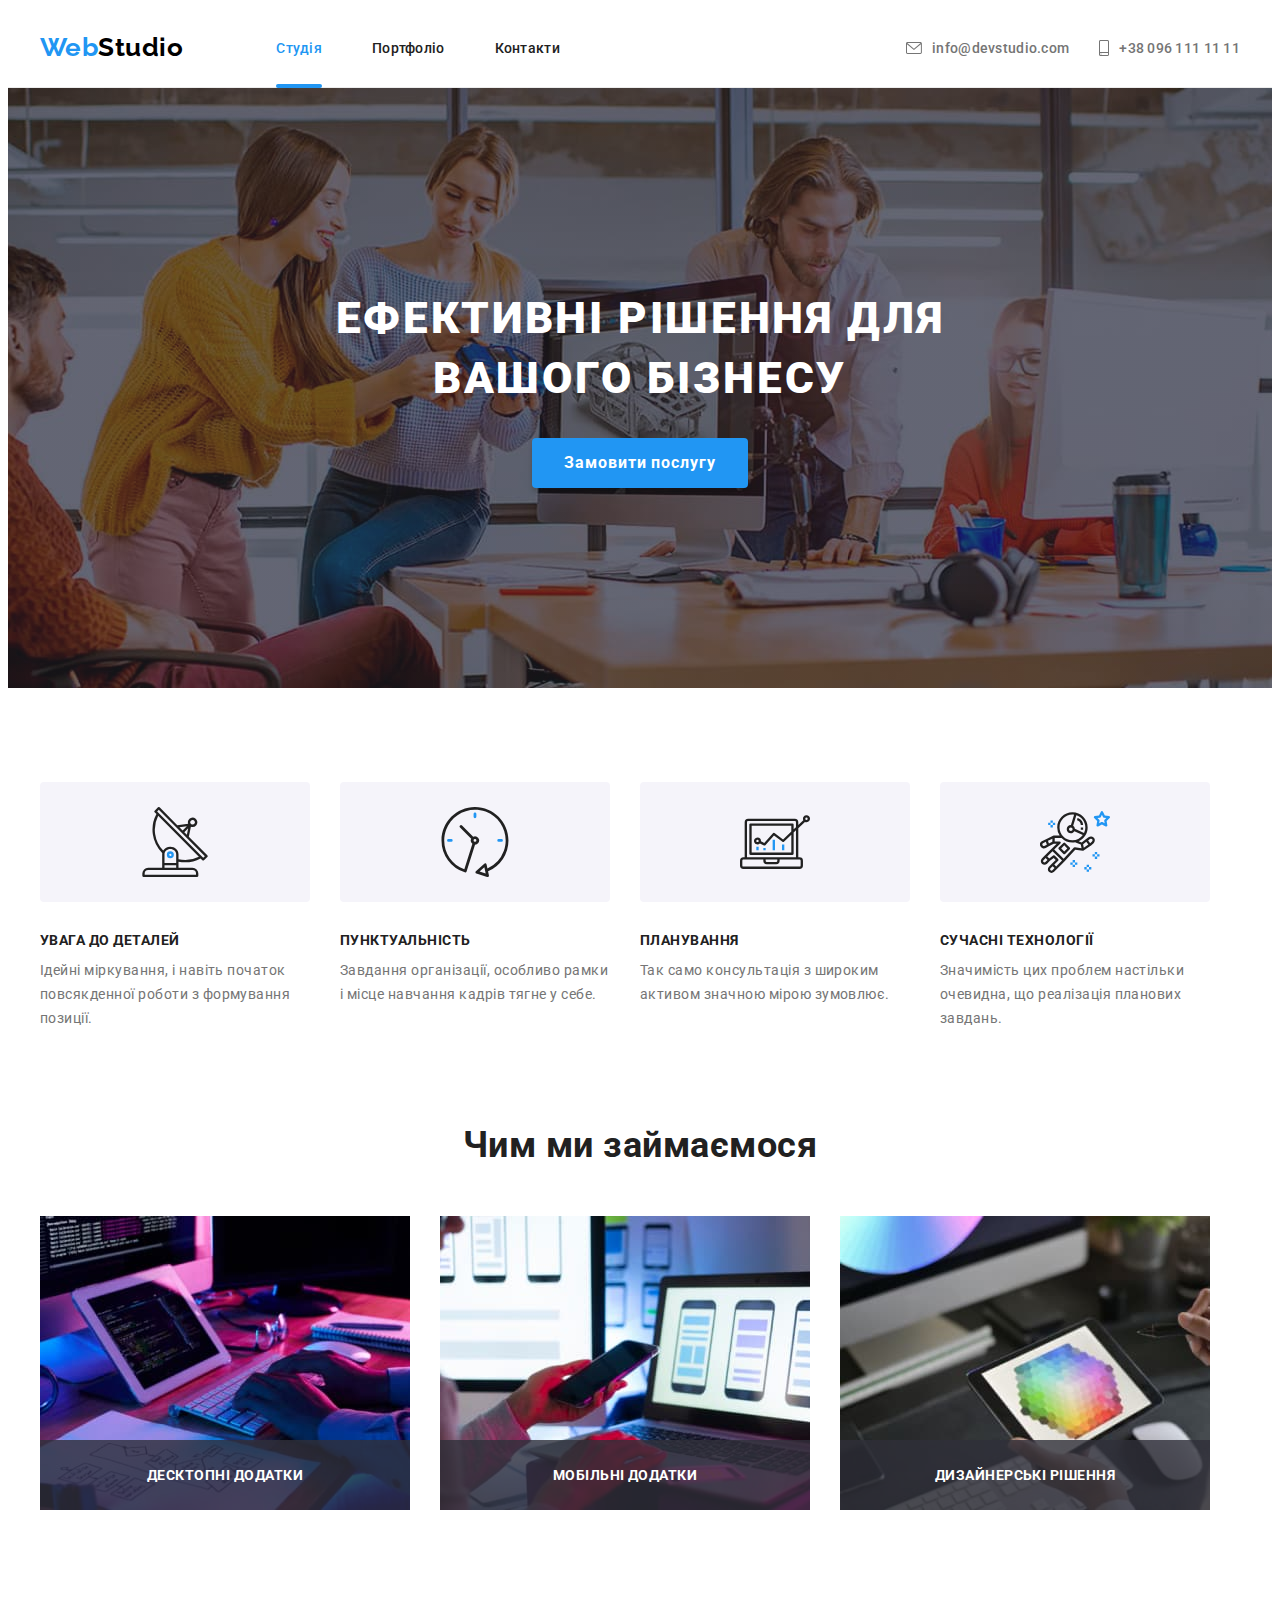
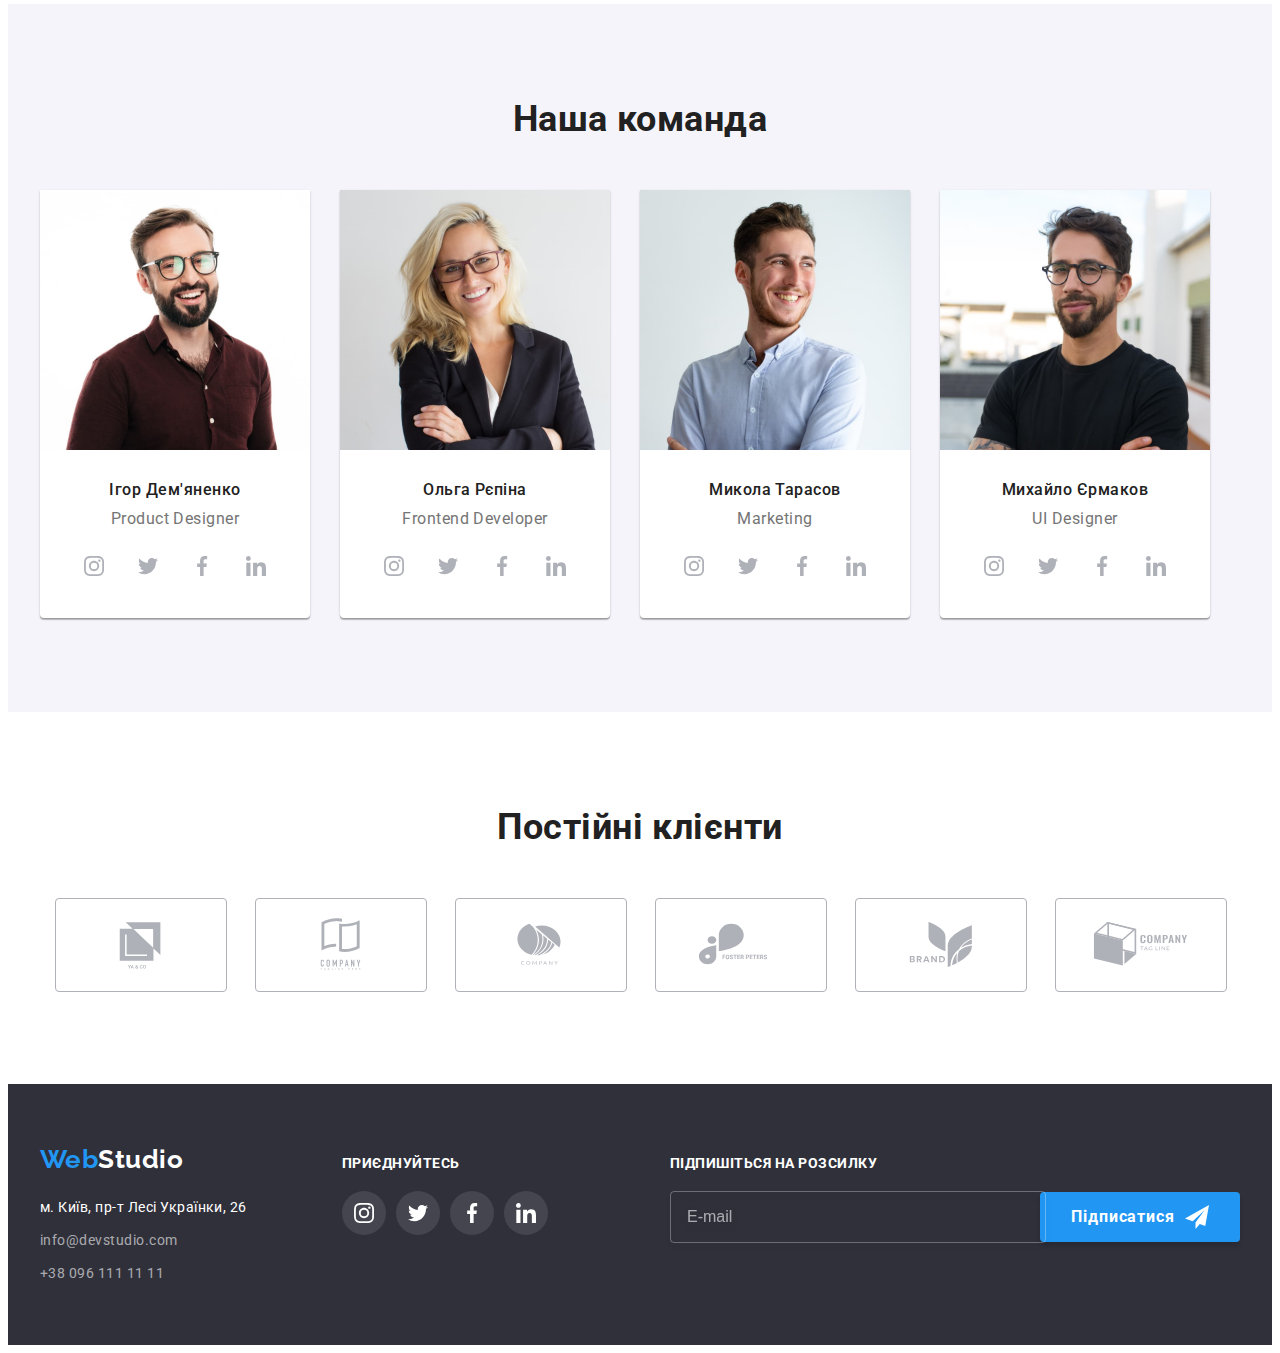
<file: index.html>
<!DOCTYPE html>
<html lang="uk">
  <head>
    <meta charset="UTF-8" />
    <meta http-equiv="X-UA-Compatible" content="IE=edge" />
    <meta name="viewport" content="width=device-width, initial-scale=1.0" />
    <title>Студія</title>

    <link rel="preconnect" href="https://fonts.googleapis.com" />
    <link rel="preconnect" href="https://fonts.gstatic.com" crossorigin />
    <link
      href="https://fonts.googleapis.com/css2?family=Raleway:wght@700&family=Roboto:wght@400;500;700;900&display=swap"
      rel="stylesheet"
    />

    <!-- Modern-normalize -->
    <link
      rel="stylesheet"
      href="https://cdnjs.cloudflare.com/ajax/libs/modern-normalize/1.1.0/modern-normalize.min.css"
      integrity="sha512-wpPYUAdjBVSE4KJnH1VR1HeZfpl1ub8YT/NKx4PuQ5NmX2tKuGu6U/JRp5y+Y8XG2tV+wKQpNHVUX03MfMFn9Q=="
      crossorigin="anonymous"
      referrerpolicy="no-referrer"
    />

    <!-- Custom styles -->
    <link rel="stylesheet" href="./css/styles.css" />
  </head>

  <body>
    <!-- Шапка сайту -->
    <header class="header">
      <div class="container">
        <nav class="site-nav">
          <a href="/" lang="en" class="link logo"><span class="logo-part">Web</span>Studio</a>
          <!-- TODO: замінити посилання ./index.html на дійсне -->
          <ul class="site-nav list">
            <li class="list-item"><a href="./index.html" class="link current">Студія</a></li>
            <li class="list-item"><a href="./portfolio.html" class="link">Портфоліо</a></li>
            <li class="list-item"><a href="./index.html" class="link">Контакти</a></li>
          </ul>
        </nav>
        <ul class="contacts list">
          <li class="list-item">
            <a href="mailto:info@devstudio.com" class="link">
              <svg class="contacts-icon" width="16" height="12">
                <use href="./images/icons.svg#envelope"></use>
              </svg>
              info@devstudio.com
            </a>
          </li>
          <li class="list-item">
            <a href="tel:+380961111111" class="link">
              <svg class="contacts-icon" width="10" height="16">
                <use href="./images/icons.svg#smartphone"></use>
              </svg>
              +38 096 111 11 11
            </a>
          </li>
        </ul>
      </div>
    </header>

    <main>
      <!-- Герой -->
      <section class="hero">
        <div class="container">
          <h1 class="hero-title">Ефективні рішення для вашого бізнесу</h1>
          <button type="button" class="button hero" data-modal-open>Замовити послугу</button>
        </div>
      </section>

      <!-- Секція Особливості -->
      <section class="section features">
        <div class="container">
          <h2 class="section-title visually-hidden">Особливості</h2>
          <ul class="features list">
            <li class="list-item">
              <div class="features-icon">
                <svg class="icon" width="70" height="70">
                  <use href="./images/icons.svg#antenna"></use>
                </svg>
              </div>
              <h3 class="subtitle">Увага до деталей</h3>
              <p class="text">
                Ідейні міркування, і навіть початок повсякденної роботи з формування позиції.
              </p>
            </li>
            <li class="list-item">
              <div class="features-icon">
                <svg class="icon" width="70" height="70">
                  <use href="./images/icons.svg#clock"></use>
                </svg>
              </div>
              <h3 class="subtitle">Пунктуальність</h3>
              <p class="text">
                Завдання організації, особливо рамки і місце навчання кадрів тягне у себе.
              </p>
            </li>
            <li class="list-item">
              <div class="features-icon">
                <svg class="icon" width="70" height="70">
                  <use href="./images/icons.svg#diagram"></use>
                </svg>
              </div>
              <h3 class="subtitle">Планування</h3>
              <p class="text">Так само консультація з широким активом значною мірою зумовлює.</p>
            </li>
            <li class="list-item">
              <div class="features-icon">
                <svg class="icon" width="70" height="70">
                  <use href="./images/icons.svg#astronaut"></use>
                </svg>
              </div>
              <h3 class="subtitle">Сучасні технології</h3>
              <p class="text">
                Значимість цих проблем настільки очевидна, що реалізація планових завдань.
              </p>
            </li>
          </ul>
        </div>
      </section>

      <!-- Секція Чим ми займаємося -->
      <section class="section works">
        <div class="container">
          <h2 class="section-title">Чим ми займаємося</h2>
          <ul class="works list">
            <li class="list-item">
              <img src="./images/we-do-1.jpg" alt="Планшет на столі" width="370" height="294" />
              <div class="overlay">
                <p class="text">Десктопні додатки</p>
              </div>
            </li>
            <li class="list-item">
              <img src="./images/we-do-2.jpg" alt="Ноутбук на столі" width="370" height="294" />
              <div class="overlay">
                <p class="text">Мобільні додатки</p>
              </div>
            </li>
            <li class="list-item">
              <img src="./images/we-do-3.jpg" alt="Планшет у руці" width="370" height="294" />
              <div class="overlay">
                <p class="text">Дизайнерські рішення</p>
              </div>
            </li>
          </ul>
        </div>
      </section>

      <!-- Секція Наша команда -->
      <section class="section team">
        <div class="container">
          <h2 class="section-title">Наша команда</h2>
          <ul class="team list">
            <li class="list-item">
              <img src="./images/team-1.jpg" alt="Ігор Дем'яненко" width="270" height="260" />
              <div class="team-container">
                <h3 class="subtitle">Ігор Дем'яненко</h3>
                <p lang="en" class="text">Product Designer</p>
                <ul class="social-links list">
                  <li class="list-item">
                    <a
                      href="https://www.instagram.com"
                      rel="noopener noreferrer nofollow"
                      lang="en"
                      aria-label="Instagram icon"
                      class="link"
                    >
                      <svg class="social-links-icon" width="20" height="20">
                        <use href="./images/icons.svg#instagram"></use>
                      </svg>
                    </a>
                  </li>
                  <li class="list-item">
                    <a
                      href="https://www.twitter.com"
                      rel="noopener noreferrer nofollow"
                      lang="en"
                      aria-label="Twitter icon"
                      class="link"
                    >
                      <svg class="social-links-icon" width="20" height="20">
                        <use href="./images/icons.svg#twitter"></use>
                      </svg>
                    </a>
                  </li>
                  <li class="list-item">
                    <a
                      href="https://www.facebook.com"
                      rel="noopener noreferrer nofollow"
                      lang="en"
                      aria-label="Facebook icon"
                      class="link"
                    >
                      <svg class="social-links-icon" width="20" height="20">
                        <use href="./images/icons.svg#facebook"></use>
                      </svg>
                    </a>
                  </li>
                  <li class="list-item">
                    <a
                      href="https://www.linkedin.com"
                      rel="noopener noreferrer nofollow"
                      lang="en"
                      aria-label="Linkedin icon"
                      class="link"
                    >
                      <svg class="social-links-icon" width="20" height="20">
                        <use href="./images/icons.svg#linkedin"></use>
                      </svg>
                    </a>
                  </li>
                </ul>
              </div>
            </li>
            <li class="list-item">
              <img src="./images/team-2.jpg" alt="Ольга Рєпіна" width="270" height="260" />
              <div class="team-container">
                <h3 class="subtitle">Ольга Рєпіна</h3>
                <p lang="en" class="text">Frontend Developer</p>
                <ul class="social-links list">
                  <li class="list-item">
                    <a
                      href="https://www.instagram.com"
                      rel="noopener noreferrer nofollow"
                      lang="en"
                      aria-label="Instagram icon"
                      class="link"
                    >
                      <svg class="social-links-icon" width="20" height="20">
                        <use href="./images/icons.svg#instagram"></use>
                      </svg>
                    </a>
                  </li>
                  <li class="list-item">
                    <a
                      href="https://www.twitter.com"
                      rel="noopener noreferrer nofollow"
                      lang="en"
                      aria-label="Twitter icon"
                      class="link"
                    >
                      <svg class="social-links-icon" width="20" height="20">
                        <use href="./images/icons.svg#twitter"></use>
                      </svg>
                    </a>
                  </li>
                  <li class="list-item">
                    <a
                      href="https://www.facebook.com"
                      rel="noopener noreferrer nofollow"
                      lang="en"
                      aria-label="Facebook icon"
                      class="link"
                    >
                      <svg class="social-links-icon" width="20" height="20">
                        <use href="./images/icons.svg#facebook"></use>
                      </svg>
                    </a>
                  </li>
                  <li class="list-item">
                    <a
                      href="https://www.linkedin.com"
                      rel="noopener noreferrer nofollow"
                      lang="en"
                      aria-label="Linkedin icon"
                      class="link"
                    >
                      <svg class="social-links-icon" width="20" height="20">
                        <use href="./images/icons.svg#linkedin"></use>
                      </svg>
                    </a>
                  </li>
                </ul>
              </div>
            </li>
            <li class="list-item">
              <img src="./images/team-3.jpg" alt="Микола Тарасов" width="270" height="260" />
              <div class="team-container">
                <h3 class="subtitle">Микола Тарасов</h3>
                <p lang="en" class="text">Marketing</p>
                <ul class="social-links list">
                  <li class="list-item">
                    <a
                      href="https://www.instagram.com"
                      rel="noopener noreferrer nofollow"
                      lang="en"
                      aria-label="Instagram icon"
                      class="link"
                    >
                      <svg class="social-links-icon" width="20" height="20">
                        <use href="./images/icons.svg#instagram"></use>
                      </svg>
                    </a>
                  </li>
                  <li class="list-item">
                    <a
                      href="https://www.twitter.com"
                      rel="noopener noreferrer nofollow"
                      lang="en"
                      aria-label="Twitter icon"
                      class="link"
                    >
                      <svg class="social-links-icon" width="20" height="20">
                        <use href="./images/icons.svg#twitter"></use>
                      </svg>
                    </a>
                  </li>
                  <li class="list-item">
                    <a
                      href="https://www.facebook.com"
                      rel="noopener noreferrer nofollow"
                      lang="en"
                      aria-label="Facebook icon"
                      class="link"
                    >
                      <svg class="social-links-icon" width="20" height="20">
                        <use href="./images/icons.svg#facebook"></use>
                      </svg>
                    </a>
                  </li>
                  <li class="list-item">
                    <a
                      href="https://www.linkedin.com"
                      rel="noopener noreferrer nofollow"
                      lang="en"
                      aria-label="Linkedin icon"
                      class="link"
                    >
                      <svg class="social-links-icon" width="20" height="20">
                        <use href="./images/icons.svg#linkedin"></use>
                      </svg>
                    </a>
                  </li>
                </ul>
              </div>
            </li>
            <li class="list-item">
              <img src="./images/team-4.jpg" alt="Михайло Єрмаков" width="270" height="260" />
              <div class="team-container">
                <h3 class="subtitle">Михайло Єрмаков</h3>
                <p lang="en" class="text">UI Designer</p>
                <ul class="social-links list">
                  <li class="list-item">
                    <a
                      href="https://www.instagram.com"
                      rel="noopener noreferrer nofollow"
                      lang="en"
                      aria-label="Instagram icon"
                      class="link"
                    >
                      <svg class="social-links-icon" width="20" height="20">
                        <use href="./images/icons.svg#instagram"></use>
                      </svg>
                    </a>
                  </li>
                  <li class="list-item">
                    <a
                      href="https://www.twitter.com"
                      rel="noopener noreferrer nofollow"
                      lang="en"
                      aria-label="Twitter icon"
                      class="link"
                    >
                      <svg class="social-links-icon" width="20" height="20">
                        <use href="./images/icons.svg#twitter"></use>
                      </svg>
                    </a>
                  </li>
                  <li class="list-item">
                    <a
                      href="https://www.facebook.com"
                      rel="noopener noreferrer nofollow"
                      lang="en"
                      aria-label="Facebook icon"
                      class="link"
                    >
                      <svg class="social-links-icon" width="20" height="20">
                        <use href="./images/icons.svg#facebook"></use>
                      </svg>
                    </a>
                  </li>
                  <li class="list-item">
                    <a
                      href="https://www.linkedin.com"
                      rel="noopener noreferrer nofollow"
                      lang="en"
                      aria-label="Linkedin icon"
                      class="link"
                    >
                      <svg class="social-links-icon" width="20" height="20">
                        <use href="./images/icons.svg#linkedin"></use>
                      </svg>
                    </a>
                  </li>
                </ul>
              </div>
            </li>
          </ul>
        </div>
      </section>

      <!-- Секція Постійні клієнти -->
      <section class="section clients">
        <div class="container">
          <h2 class="section-title">Постійні клієнти</h2>
          <ul class="clients list">
            <li class="list-item">
              <a href="./index.html" class="link">
                <svg class="client-icon" width="106" height="60">
                  <use href="./images/icons.svg#logo-client-1"></use>
                </svg>
              </a>
            </li>
            <li class="list-item">
              <a href="./index.html" class="link">
                <svg class="client-icon" width="106" height="60">
                  <use href="./images/icons.svg#logo-client-2"></use>
                </svg>
              </a>
            </li>
            <li class="list-item">
              <a href="./index.html" class="link">
                <svg class="client-icon" width="106" height="60">
                  <use href="./images/icons.svg#logo-client-3"></use>
                </svg>
              </a>
            </li>
            <li class="list-item">
              <a href="./index.html" class="link">
                <svg class="client-icon" width="106" height="60">
                  <use href="./images/icons.svg#logo-client-4"></use>
                </svg>
              </a>
            </li>
            <li class="list-item">
              <a href="./index.html" class="link">
                <svg class="client-icon" width="106" height="60">
                  <use href="./images/icons.svg#logo-client-5"></use>
                </svg>
              </a>
            </li>
            <li class="list-item">
              <a href="./index.html" class="link">
                <svg class="client-icon" width="106" height="60">
                  <use href="./images/icons.svg#logo-client-6"></use>
                </svg>
              </a>
            </li>
          </ul>
        </div>
      </section>
    </main>

    <!-- Підвал -->
    <footer class="footer">
      <div class="container">
        <div class="container-adress">
          <a href="/" lang="en" class="link logo"><span class="logo-part">Web</span>Studio</a>
          <address>
            <ul class="address list">
              <li>
                <a
                  href="https://www.google.com/maps/d/embed?mid=10uSM3H-mIU3GznYo2szRIEphczw&hl=en_US&ehbc=2E312F"
                  target="_blank"
                  rel="noopener noreferrer nofollow"
                  class="link post"
                  >м. Київ, пр-т Лесі Українки, 26
                </a>
              </li>
              <li>
                <a href="mailto:info@devstudio.com" class="link">info@devstudio.com</a>
              </li>
              <li>
                <a href="tel:+380961111111" class="link tel">+38 096 111 11 11</a>
              </li>
            </ul>
          </address>
        </div>

        <div class="container-follow">
          <p class="follow">приєднуйтесь</p>
          <ul class="social-links list">
            <li class="list-item">
              <a
                href="https://www.instagram.com"
                target="_blank"
                rel="noopener noreferrer nofollow"
                lang="en"
                aria-label="Instagram icon"
                class="link"
              >
                <svg class="social-links-icon" width="20" height="20">
                  <use href="./images/icons.svg#instagram"></use>
                </svg>
              </a>
            </li>
            <li class="list-item">
              <a
                href="https://www.twitter.com"
                target="_blank"
                rel="noopener noreferrer nofollow"
                lang="en"
                aria-label="Twitter icon"
                class="link"
              >
                <svg class="social-links-icon" width="20" height="20">
                  <use href="./images/icons.svg#twitter"></use>
                </svg>
              </a>
            </li>
            <li class="list-item">
              <a
                href="https://www.facebook.com"
                target="_blank"
                rel="noopener noreferrer nofollow"
                lang="en"
                aria-label="Facebook icon"
                class="link"
              >
                <svg class="social-links-icon" width="20" height="20">
                  <use href="./images/icons.svg#facebook"></use>
                </svg>
              </a>
            </li>
            <li class="list-item">
              <a
                href="https://www.linkedin.com"
                target="_blank"
                rel="noopener noreferrer nofollow"
                lang="en"
                aria-label="Linkedin icon"
                class="link"
              >
                <svg class="social-links-icon" width="20" height="20">
                  <use href="./images/icons.svg#linkedin"></use>
                </svg>
              </a>
            </li>
          </ul>
        </div>
        <div class="container-form">
          <p class="container-form-title">Підпишіться на розсилку</p>
          <form class="footer-form" name="footer_form">
            <label class="footer-form-label">
              <input
                class="footer-form-field"
                type="email"
                name="user_male"
                lang="en"
                placeholder="E-mail"
              />
            </label>
            <button class="button footer-form-button" type="submit">
              Підписатися
              <svg class="footer-form-icon" width="24" height="24">
                <use href="./images/icons.svg#send"></use>
              </svg>
            </button>
          </form>
        </div>
      </div>
    </footer>

    <!-- Модальне вікно -->
    <div class="backdrop is-hidden" data-modal>
      <div class="modal">
        <button class="button close-cross" type="button" aria-label="Закрити" data-modal-close>
          <svg class="close-cross-icon" width="18" height="18">
            <use href="./images/icons.svg#close-cross"></use>
          </svg>
        </button>
        <strong class="modal-label">Залиште свої дані, ми вам передзвонимо</strong>
        <form class="modal-form" name="modal_form">
          <div class="modal-form-group" role="group">
            <label class="modal-form-label" for="user_name">Ім'я</label>
            <div class="modal-form-wrapper">
              <input class="modal-form-field" type="text" name="user_name" id="user_name" />
              <svg class="modal-form-icon" width="18" height="18">
                <use href="./images/icons.svg#person-black"></use>
              </svg>
            </div>
            <label class="modal-form-label" for="user_phone">Телефон</label>
            <div class="modal-form-wrapper">
              <input class="modal-form-field" type="tel" name="user_phone" id="user_phone" />
              <svg class="modal-form-icon" width="18" height="18">
                <use href="./images/icons.svg#phone-black"></use>
              </svg>
            </div>
            <label class="modal-form-label" for="user_male">Пошта</label>
            <div class="modal-form-wrapper">
              <input class="modal-form-field" type="email" name="user_male" id="user_male" />
              <svg class="modal-form-icon" width="18" height="18">
                <use href="./images/icons.svg#email-black"></use>
              </svg>
            </div>
            <label class="modal-form-label" for="user_message">Коментар</label>
            <textarea
              class="modal-form-message"
              name="user_message"
              id="user_message"
              rows="6"
              placeholder="Введіть текст"
            ></textarea>
          </div>
          <div class="modal-form-agreement" role="group">
            <div class="container-checkbox">
              <input class="modal-form-checkbox" type="checkbox" id="user_agreement" />
              <svg class="modal-agreement-icon" width="12" height="9">
                <use href="./images/icons.svg#check"></use>
              </svg>
            </div>
            <label class="modal-agreement-desc" for="user_agreement"
              >Погоджуюся з розсилкою та приймаю
              <a class="link modal-agreement" href="#">Умови договору</a>
            </label>
          </div>
          <button class="button modal-button" type="submit">Відправити</button>
        </form>
      </div>
    </div>

    <!-- Підключення скрипту -->
    <script src="./js/modal.js"></script>
  </body>
</html>
</file>
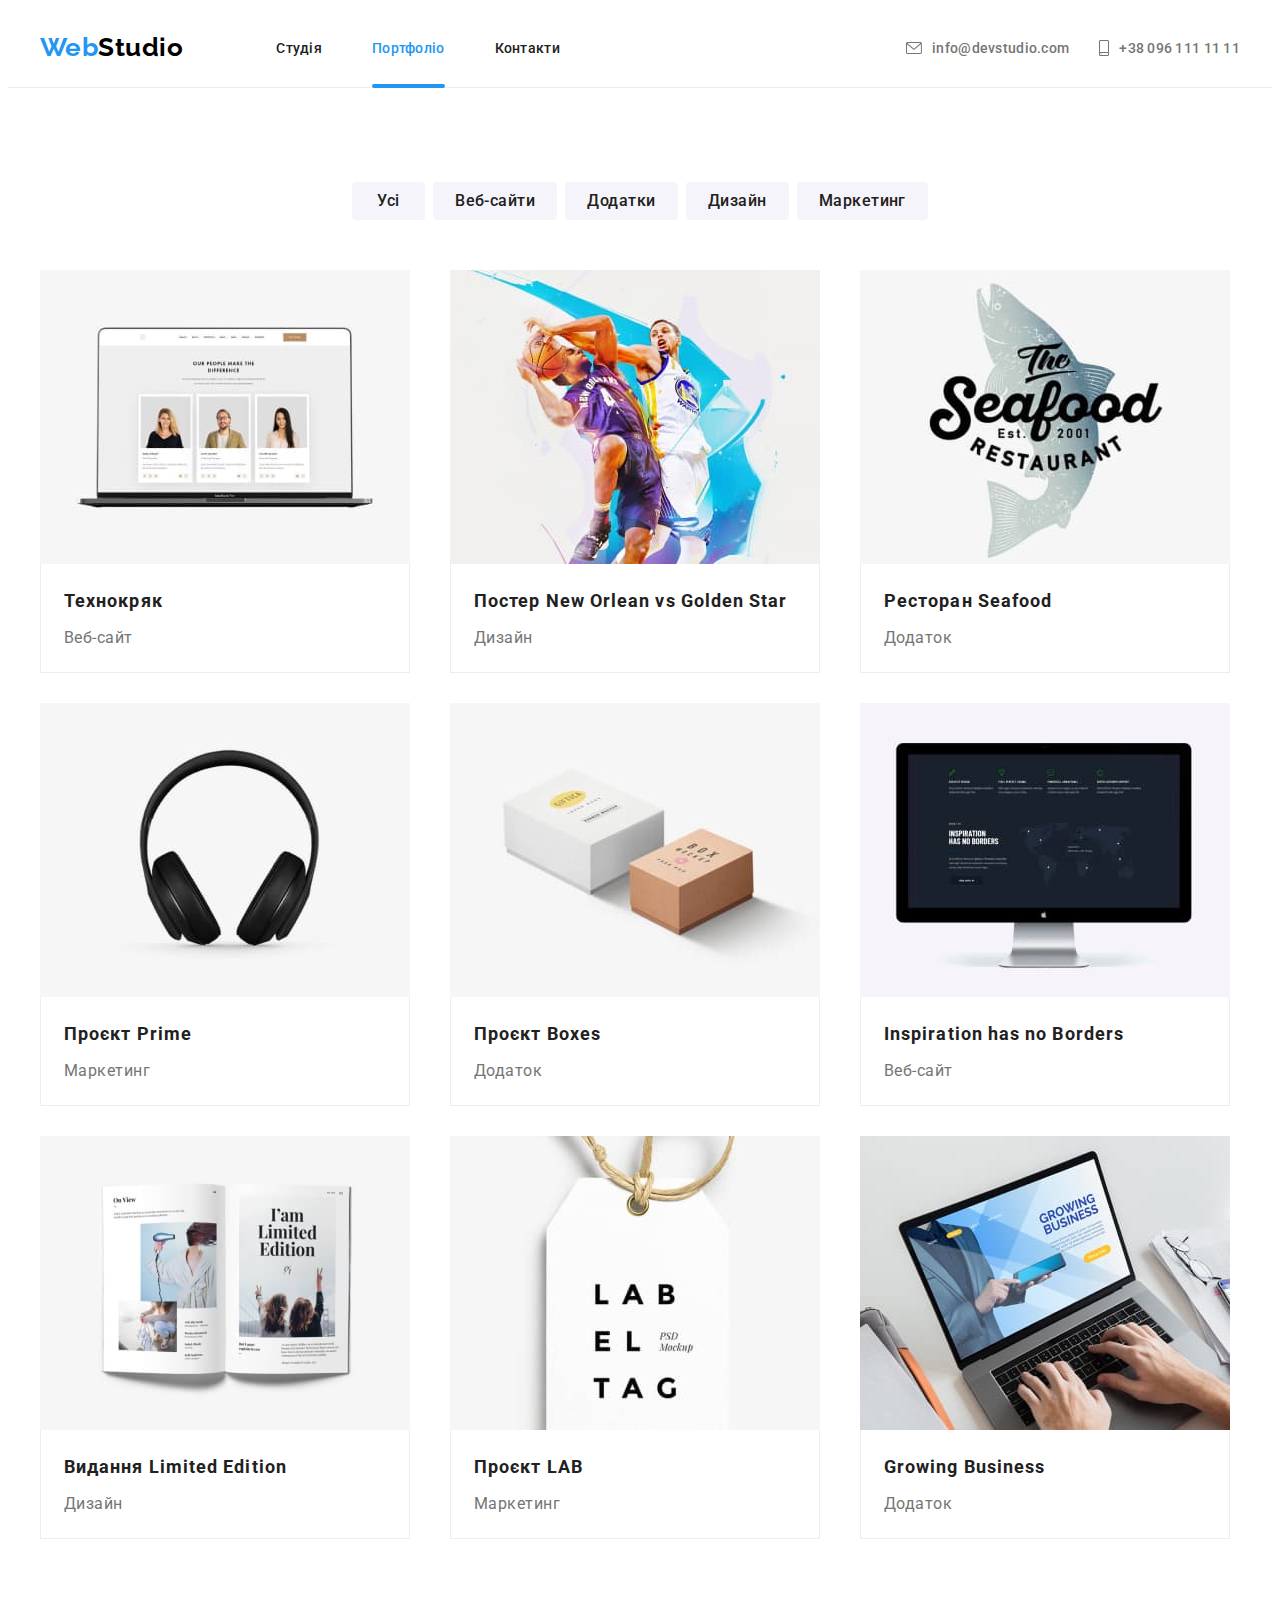
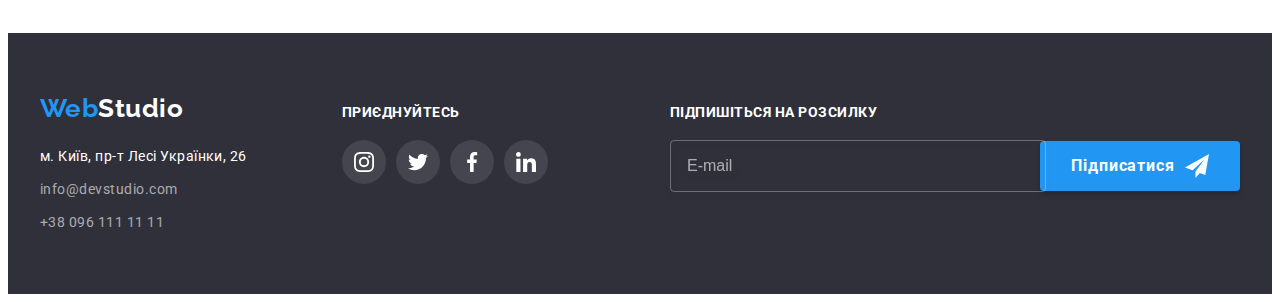
<file: portfolio.html>
<!DOCTYPE html>
<html lang="uk">
  <head>
    <meta charset="UTF-8" />
    <meta http-equiv="X-UA-Compatible" content="IE=edge" />
    <meta name="viewport" content="width=device-width, initial-scale=1.0" />
    <title>Студія</title>

    <link rel="preconnect" href="https://fonts.googleapis.com" />
    <link rel="preconnect" href="https://fonts.gstatic.com" crossorigin />
    <link
      href="https://fonts.googleapis.com/css2?family=Raleway:wght@700&family=Roboto:wght@400;500;700;900&display=swap"
      rel="stylesheet"
    />

    <!-- Modern-normalize -->
    <link
      rel="stylesheet"
      href="https://cdnjs.cloudflare.com/ajax/libs/modern-normalize/1.1.0/modern-normalize.min.css"
      integrity="sha512-wpPYUAdjBVSE4KJnH1VR1HeZfpl1ub8YT/NKx4PuQ5NmX2tKuGu6U/JRp5y+Y8XG2tV+wKQpNHVUX03MfMFn9Q=="
      crossorigin="anonymous"
      referrerpolicy="no-referrer"
    />

    <!-- Custom styles -->
    <link rel="stylesheet" href="./css/styles.css" />
  </head>

  <body>
    <!-- Шапка сайту -->
    <header class="header">
      <div class="container">
        <nav class="site-nav">
          <a href="/" lang="en" class="link logo"><span class="logo-part">Web</span>Studio</a>
          <!-- TODO: замінити посилання ./index.html на дійсне -->
          <ul class="site-nav list">
            <li class="list-item"><a href="./index.html" class="link">Студія</a></li>
            <li class="list-item"><a href="./portfolio.html" class="link current">Портфоліо</a></li>
            <li class="list-item"><a href="./index.html" class="link">Контакти</a></li>
          </ul>
        </nav>
        <ul class="contacts list">
          <li class="list-item">
            <a href="mailto:info@devstudio.com" class="link">
              <svg class="contacts-icon" width="16" height="12">
                <use href="./images/icons.svg#envelope"></use>
              </svg>
              info@devstudio.com
            </a>
          </li>
          <li class="list-item">
            <a href="tel:+380961111111" class="link">
              <svg class="contacts-icon" width="10" height="16">
                <use href="./images/icons.svg#smartphone"></use>
              </svg>
              +38 096 111 11 11
            </a>
          </li>
        </ul>
      </div>
    </header>

    <main>
      <!-- Портфоліо -->
      <section class="section portfolio">
        <div class="container">
          <h1 class="section-title visually-hidden">Портфоліо</h1>
          <ul class="portfolio-button list">
            <li class="list-item">
              <button type="button" class="button primary">Усі</button>
            </li>
            <li class="list-item">
              <button type="button" class="button primary">Веб-сайти</button>
            </li>
            <li class="list-item">
              <button type="button" class="button primary">Додатки</button>
            </li>
            <li class="list-item">
              <button type="button" class="button primary">Дизайн</button>
            </li>
            <li class="list-item">
              <button type="button" class="button primary">Маркетинг</button>
            </li>
          </ul>
          <!-- TODO: замінити посилання ./index.html на дійсне -->
          <ul class="portfolio list card-set">
            <li class="portfolio card-set-item">
              <a href="./index.html" class="link">
                <div class="portfolio-thumb">
                  <img src="./images/project-1.jpg" alt="Ноутбук" width="370" height="294" />
                  <p class="portfolio-overlay">
                    Ресурс пропонує комплексні пропозиції з різним рівнем функціоналу та сервісів.
                    Все це дозволить відвідувачу отримати вичерпні відомості про компанію чи
                    приватну особу.
                  </p>
                </div>
                <div class="portfolio-container">
                  <h2 class="subtitle">Технокряк</h2>
                  <p class="text">Веб-сайт</p>
                </div>
              </a>
            </li>
            <li class="portfolio card-set-item">
              <a href="./index.html" class="link">
                <div class="portfolio-thumb">
                  <img src="./images/project-2.jpg" alt="Баскетболісти" width="370" height="294" />
                  <p class="portfolio-overlay">
                    Ресурс пропонує комплексні пропозиції з різним рівнем функціоналу та сервісів.
                    Все це дозволить відвідувачу отримати вичерпні відомості про компанію чи
                    приватну особу.
                  </p>
                </div>
                <div class="portfolio-container">
                  <h2 class="subtitle">Постер <span lang="en">New Orlean vs Golden Star</span></h2>
                  <p class="text">Дизайн</p>
                </div>
              </a>
            </li>
            <li class="portfolio card-set-item">
              <a href="./index.html" class="link">
                <div class="portfolio-thumb">
                  <img src="./images/project-3.jpg" alt="Лого з рибою" width="370" height="294" />
                  <p class="portfolio-overlay">
                    Ресурс пропонує комплексні пропозиції з різним рівнем функціоналу та сервісів.
                    Все це дозволить відвідувачу отримати вичерпні відомості про компанію чи
                    приватну особу.
                  </p>
                </div>
                <div class="portfolio-container">
                  <h2 class="subtitle">Ресторан <span lang="en">Seafood</span></h2>
                  <p class="text">Додаток</p>
                </div>
              </a>
            </li>
            <li class="portfolio card-set-item">
              <a href="./index.html" class="link">
                <div class="portfolio-thumb">
                  <img src="./images/project-4.jpg" alt="Навушники" width="370" height="294" />
                  <p class="portfolio-overlay">
                    Ресурс пропонує комплексні пропозиції з різним рівнем функціоналу та сервісів.
                    Все це дозволить відвідувачу отримати вичерпні відомості про компанію чи
                    приватну особу.
                  </p>
                </div>
                <div class="portfolio-container">
                  <h2 class="subtitle">Проєкт <span lang="en">Prime</span></h2>
                  <p class="text">Маркетинг</p>
                </div>
              </a>
            </li>
            <li class="portfolio card-set-item">
              <a href="./index.html" class="link">
                <div class="portfolio-thumb">
                  <img
                    src="./images/project-5.jpg"
                    alt="Коробки з паперу"
                    width="370"
                    height="294"
                  />
                  <p class="portfolio-overlay">
                    Ресурс пропонує комплексні пропозиції з різним рівнем функціоналу та сервісів.
                    Все це дозволить відвідувачу отримати вичерпні відомості про компанію чи
                    приватну особу.
                  </p>
                </div>
                <div class="portfolio-container">
                  <h2 class="subtitle">Проєкт <span lang="en">Boxes</span></h2>
                  <p class="text">Додаток</p>
                </div>
              </a>
            </li>
            <li class="portfolio card-set-item">
              <a href="./index.html" class="link">
                <div class="portfolio-thumb">
                  <img src="./images/project-6.jpg" alt="Монітор" width="370" height="294" />
                  <p class="portfolio-overlay">
                    Ресурс пропонує комплексні пропозиції з різним рівнем функціоналу та сервісів.
                    Все це дозволить відвідувачу отримати вичерпні відомості про компанію чи
                    приватну особу.
                  </p>
                </div>
                <div class="portfolio-container">
                  <h2 lang="en" class="subtitle">Inspiration has no Borders</h2>
                  <p class="text">Веб-сайт</p>
                </div>
              </a>
            </li>
            <li class="portfolio card-set-item">
              <a href="./index.html" class="link">
                <div class="portfolio-thumb">
                  <img
                    src="./images/project-7.jpg"
                    alt="Розгорнута книга"
                    width="370"
                    height="294"
                  />
                  <p class="portfolio-overlay">
                    Ресурс пропонує комплексні пропозиції з різним рівнем функціоналу та сервісів.
                    Все це дозволить відвідувачу отримати вичерпні відомості про компанію чи
                    приватну особу.
                  </p>
                </div>
                <div class="portfolio-container">
                  <h2 class="subtitle">Видання <span lang="en">Limited Edition</span></h2>
                  <p class="text">Дизайн</p>
                </div>
              </a>
            </li>
            <li class="portfolio card-set-item">
              <a href="./index.html" class="link">
                <div class="portfolio-thumb">
                  <img src="./images/project-8.jpg" alt="Етикетка" width="370" height="294" />
                  <p class="portfolio-overlay">
                    Ресурс пропонує комплексні пропозиції з різним рівнем функціоналу та сервісів.
                    Все це дозволить відвідувачу отримати вичерпні відомості про компанію чи
                    приватну особу.
                  </p>
                </div>
                <div class="portfolio-container">
                  <h2 class="subtitle">Проєкт <span lang="en">LAB</span></h2>
                  <p class="text">Маркетинг</p>
                </div>
              </a>
            </li>
            <li class="portfolio card-set-item">
              <a href="./index.html" class="link">
                <div class="portfolio-thumb">
                  <img src="./images/project-9.jpg" alt="Ноутбук" width="370" height="294" />
                  <p class="portfolio-overlay">
                    Ресурс пропонує комплексні пропозиції з різним рівнем функціоналу та сервісів.
                    Все це дозволить відвідувачу отримати вичерпні відомості про компанію чи
                    приватну особу.
                  </p>
                </div>
                <div class="portfolio-container">
                  <h2 lang="en" class="subtitle">Growing Business</h2>
                  <p class="text">Додаток</p>
                </div>
              </a>
            </li>
          </ul>
        </div>
      </section>
    </main>

    <!-- Підвал -->
    <footer class="footer">
      <div class="container">
        <div class="container-adress">
          <a href="/" lang="en" class="link logo"><span class="logo-part">Web</span>Studio</a>
          <address>
            <ul class="address list">
              <li>
                <a
                  href="https://www.google.com/maps/d/embed?mid=10uSM3H-mIU3GznYo2szRIEphczw&hl=en_US&ehbc=2E312F"
                  target="_blank"
                  rel="noopener noreferrer nofollow"
                  class="link post"
                  >м. Київ, пр-т Лесі Українки, 26
                </a>
              </li>
              <li>
                <a href="mailto:info@devstudio.com" class="link">info@devstudio.com</a>
              </li>
              <li>
                <a href="tel:+380961111111" class="link tel">+38 096 111 11 11</a>
              </li>
            </ul>
          </address>
        </div>

        <div class="container-follow">
          <p class="follow">приєднуйтесь</p>
          <ul class="social-links list">
            <li class="list-item">
              <a
                href="https://www.instagram.com"
                target="_blank"
                rel="noopener noreferrer nofollow"
                lang="en"
                aria-label="Instagram icon"
                class="link"
              >
                <svg class="social-links-icon" width="20" height="20">
                  <use href="./images/icons.svg#instagram"></use>
                </svg>
              </a>
            </li>
            <li class="list-item">
              <a
                href="https://www.twitter.com"
                target="_blank"
                rel="noopener noreferrer nofollow"
                lang="en"
                aria-label="Twitter icon"
                class="link"
              >
                <svg class="social-links-icon" width="20" height="20">
                  <use href="./images/icons.svg#twitter"></use>
                </svg>
              </a>
            </li>
            <li class="list-item">
              <a
                href="https://www.facebook.com"
                target="_blank"
                rel="noopener noreferrer nofollow"
                lang="en"
                aria-label="Facebook icon"
                class="link"
              >
                <svg class="social-links-icon" width="20" height="20">
                  <use href="./images/icons.svg#facebook"></use>
                </svg>
              </a>
            </li>
            <li class="list-item">
              <a
                href="https://www.linkedin.com"
                target="_blank"
                rel="noopener noreferrer nofollow"
                lang="en"
                aria-label="Linkedin icon"
                class="link"
              >
                <svg class="social-links-icon" width="20" height="20">
                  <use href="./images/icons.svg#linkedin"></use>
                </svg>
              </a>
            </li>
          </ul>
        </div>
        <div class="container-form">
          <p class="container-form-title">Підпишіться на розсилку</p>
          <form class="footer-form" name="footer_form">
            <label class="footer-form-label">
              <input
                class="footer-form-field"
                type="email"
                name="user_male"
                lang="en"
                placeholder="E-mail"
              />
            </label>
            <button class="button footer-form-button" type="submit">
              Підписатися
              <svg class="footer-form-icon" width="24" height="24">
                <use href="./images/icons.svg#send"></use>
              </svg>
            </button>
          </form>
        </div>
      </div>
    </footer>
  </body>
</html>
</file>
<file: css/styles.css>
:root {
  /* Fonts */
  --primary-font-family: 'Roboto';
  --logo-font-family: 'Raleway';

  /* Text colors */
  --primary-text-color: #757575;
  --title-text-color: #212121;
  --secondary-text-color: #ffffff;
  --footer-text-color: rgba(255, 255, 255, 0.6);
  --rare-text-color: #000000;
  --accent-color: #2196f3;
  --primary-logo-color: #afb1b8;
  --modal-form-messge-placeholder-color: rgba(117, 117, 117, 0.5);

  /* BG colors */
  --button-active-color: #188ce8;
  --primary-bgc: #ffffff;
  --secondary-bgc: #2f303a;
  --hero-bgc: #c4c4c4;
  --team-bgc: #f5f4fa;
  --works-bgc: rgba(47, 48, 58, 0.8);
  --footer-logo-bgc: rgba(255, 255, 255, 0.1);
  --backdrop-bgc: rgba(0, 0, 0, 0.2);
  --portfolio-overlay-bgc: rgba(33, 150, 243, 0.9);

  /* Border colors */
  --header-border-color: #ececec;
  --portfolio-list-item-border-color: #eeeeee;
  --close-cross-border-color: rgba(0, 0, 0, 0.1);
  --footer-form-border-color: rgba(255, 255, 255, 0.3);
  --modal-form-border-color: rgba(33, 33, 33, 0.2);
  --modal-form-check-border-color: #212121;

  /* Others */
  --indent: 30px;
  --items: 3;
  --anim-cubic: 250ms cubic-bezier(0.4, 0, 0.2, 1);
}

/* Base styles */
body {
  color: var(--primary-text-color);
  background-color: var(--primary-bgc);
  font-family: var(--primary-font-family), sans-serif;
  letter-spacing: 0.03em;
}

/* Reset start */
h1,
h2,
h3,
h4,
h5,
h6,
p {
  margin: 0;
}

.link {
  text-decoration: none;
  color: currentColor;
}

.list {
  list-style: none;
  margin: 0;
  padding: 0;
}

img {
  display: block;
  max-width: 100%;
  height: auto;
}
/* Reset end */

/* Card set */
.card-set {
  display: flex;
  flex-wrap: wrap;
  gap: var(--indent);
}

.card-set-item {
  flex-basis: calc((100% - var(--indent) * (var(--items) - 1)) / var(--items));
}

/* <!-- Шапка сайту -- >  */
.header {
  border-bottom: 1px solid var(--header-border-color);
}

.logo {
  color: var(--rare-text-color);
  font-family: var(--logo-font-family), sans-serif;
  font-weight: 700;
  font-size: 26px;
  line-height: calc(31 / 26);

  transition: color var(--anim-cubic);
}

.link.logo:hover,
.link.logo:focus {
  color: var(--accent-color);
}

.logo-part {
  color: var(--accent-color);
}

.header .logo {
  padding: 24px 0;
  margin-right: 93px;
}

.header .container,
.site-nav,
.contacts.list {
  display: flex;
  align-items: center;
}

.site-nav .list-item:not(:last-child) {
  margin-right: 50px;
}

.contacts.list {
  margin-left: auto;
}

.site-nav.list .link {
  position: relative;

  padding: 32px 0 31px 0;

  color: var(--title-text-color);
  font-weight: 500;
  font-size: 14px;
  line-height: calc(16 / 14);
  letter-spacing: 0.02em;

  transition: color var(--anim-cubic);
}

.site-nav .link:hover,
.site-nav .link:focus {
  color: var(--accent-color);
}

.site-nav .link.current {
  color: var(--accent-color);
}

.link.current::after {
  content: '';

  position: absolute;
  left: 0;
  bottom: -1px;
  width: 100%;
  height: 4px;
  border-radius: 2px;

  background-color: var(--accent-color);
}

.contacts .list-item:not(:last-child) {
  margin-right: 30px;
}

.contacts .link {
  display: flex;
  align-items: center;
  gap: 10px;
  padding: 32px 0 31px 0;

  color: var(--primary-text-color);
  font-weight: 500;
  font-size: 14px;
  line-height: calc(16 / 14);
  letter-spacing: 0.02em;

  transition: color var(--anim-cubic);
}

.contacts .link:hover,
.contacts .link:focus {
  color: var(--accent-color);
}

.contacts-icon {
  fill: currentColor;
}

/* <!-- Герой --> */
.hero {
  padding-top: 200px;
  padding-bottom: 200px;
  margin: 0 auto;
  max-width: 1600px;

  background-color: var(--hero-bgc);
  background-image: linear-gradient(rgba(47, 48, 58, 0.4), rgba(47, 48, 58, 0.4)),
    url(../images/hero-bg.jpg);
  background-position: center;
  background-repeat: no-repeat;
  background-size: cover;
}

.hero-title {
  width: 696px;
  margin: 0 auto 30px auto;

  color: var(--secondary-text-color);
  font-weight: 900;
  font-size: 44px;
  line-height: calc(60 / 44);
  text-align: center;
  letter-spacing: 0.06em;
  text-transform: uppercase;
}

/* <!-- Секція Особливості (скритий заголовок)--> */
.visually-hidden {
  position: absolute;
  white-space: nowrap;
  width: 1px;
  height: 1px;
  overflow: hidden;
  border: 0;
  padding: 0;
  clip: rect(0 0 0 0);
  clip-path: inset(50%);
  margin: -1px;
}

.section {
  padding-top: 94px;
  padding-bottom: 94px;
}

.section.features {
  padding-bottom: 0;
}

.container {
  width: 1200px;
  padding-right: 15px;
  padding-left: 15px;
  margin-left: auto;
  margin-right: auto;
}

.features.list {
  display: flex;
  align-items: flex-start;
}

.features .list-item:not(:last-child) {
  margin-right: 30px;
}

.section-title {
  margin-bottom: 50px;

  color: var(--title-text-color);
}

.features .section-title,
.works .section-title,
.team .section-title,
.clients .section-title {
  font-weight: 700;
  font-size: 36px;
  line-height: calc(42 / 36);
  text-align: center;
}

.features-icon {
  display: flex;
  justify-content: center;
  align-items: center;
  height: 120px;
  border-radius: 4px;
  margin-bottom: 30px;
  background-color: var(--team-bgc);
}

.section .subtitle {
  color: var(--title-text-color);
}

.features .subtitle {
  margin-bottom: 10px;

  font-weight: 700;
  font-size: 14px;
  line-height: calc(16 / 14);
  text-transform: uppercase;
}

.features .text {
  width: 270px;

  font-size: 14px;
  line-height: calc(24 / 14);
}

/* Секція Чим ми займаємось */
.works.list {
  display: flex;
  align-items: center;
}

.works .list-item {
  position: relative;
}

.works .list-item:not(:last-child) {
  margin-right: 30px;
}

.overlay {
  position: absolute;
  bottom: 0;

  width: 100%;
  padding-top: 27px;
  padding-bottom: 27px;

  background-color: var(--works-bgc);
}

.overlay .text {
  font-weight: 700;
  font-size: 14px;
  line-height: calc(16 / 14);
  text-align: center;
  text-transform: uppercase;
  color: var(--secondary-text-color);
}

/* <!-- Секція Наша команда --> */
.section.team {
  background-color: var(--team-bgc);
}

.team.list {
  background-color: var(--team-bgc);
}

.team.list > .list-item {
  width: 270px;
  box-shadow: 0px 1px 3px rgba(0, 0, 0, 0.12), 0px 1px 1px rgba(0, 0, 0, 0.14),
    0px 2px 1px rgba(0, 0, 0, 0.2);
  border-radius: 0px 0px 4px 4px;

  background-color: var(--primary-bgc);
}

.team-container {
  padding: 30px 32px;
}

.team.list {
  display: flex;
  align-items: center;
}

.team.list > .list-item:not(:last-child) {
  margin-right: 30px;
}

.team .subtitle {
  margin-bottom: 10px;

  font-weight: 500;
  font-size: 16px;
  line-height: calc(19 / 16);
  text-align: center;
}

.team .text {
  margin-bottom: 16px;

  font-size: 16px;
  line-height: calc(19 / 16);
  text-align: center;
}

.team-container .social-links.list {
  display: flex;
  justify-content: center;
  align-items: center;
  gap: 10px;
}

.social-links .list-item {
  width: 44px;
  height: 44px;
}

.social-links .link {
  display: flex;
  justify-content: center;
  align-items: center;
  width: 100%;
  height: 100%;
  border-radius: 50%;

  background-color: var(--primary-bgc);
  color: var(--primary-logo-color);

  transition: background-color var(--anim-cubic), color var(--anim-cubic);
}

.social-links .link:hover,
.social-links .link:focus {
  background-color: var(--accent-color);
  color: var(--secondary-text-color);
}

.social-links-icon {
  fill: currentColor;
}

/* Секція Постійні клієнти */

.clients.list {
  display: flex;
  justify-content: center;
  align-items: center;
  gap: 30px;
}

.clients .list-item {
  width: 170px;
  height: 92px;
}

.clients .link {
  display: flex;
  justify-content: center;
  align-items: center;
  width: 100%;
  height: 100%;
  border: 1px solid var(--primary-logo-color);
  border-radius: 4px;

  color: var(--primary-logo-color);

  transition: border-color var(--anim-cubic), color var(--anim-cubic);
}

.clients .link:hover,
.clients .link:focus {
  border-color: var(--accent-color);
  color: var(--accent-color);
}

.client-icon {
  fill: currentColor;
}

/* <!-- Підвал --> */
.footer {
  padding-top: 60px;
  padding-bottom: 60px;

  background-color: var(--secondary-bgc);
}

.footer .container {
  display: flex;
  align-items: baseline;
}

.container-adress {
  margin-right: 95px;
}

.footer .logo {
  color: var(--secondary-text-color);
}

.footer .link.logo {
  display: inline-block;

  margin-bottom: 20px;
}

.address .link.post {
  color: var(--secondary-text-color);
}

.address .link {
  display: inline-block;
  margin-bottom: 9px;

  color: var(--footer-text-color);

  transition: color var(--anim-cubic);
}

.address .link.tel {
  margin-bottom: 0;
}

.address .link:hover,
.address .link:focus {
  color: var(--accent-color);
}

.address.list {
  font-style: normal;
  font-size: 14px;
  line-height: calc(24 / 14);
}

.follow {
  margin-bottom: 20px;

  font-weight: 700;
  font-size: 14px;
  line-height: calc(16 / 14);
  text-transform: uppercase;
  color: var(--secondary-text-color);
}

.container-follow .social-links.list {
  display: flex;
  justify-content: center;
  align-items: center;
  gap: 10px;
}

.container-follow .link {
  background-color: var(--footer-logo-bgc);
  color: var(--secondary-text-color);

  transition: background-color var(--anim-cubic), color var(--anim-cubic);
}

.container-form {
  margin-left: auto;
  width: 570px;
}

.container-form-title {
  margin-bottom: 20px;

  font-weight: 700;
  font-size: 14px;
  line-height: calc(16 / 14);
  text-transform: uppercase;
  color: var(--secondary-text-color);
}

.footer-form {
  display: flex;
  align-items: center;
  gap: 12px;
}

.footer-form-label {
  flex-grow: 1;
}

.footer-form-field {
  width: 100%;
  height: 50px;
  padding: 0 0 0 16px;

  font-size: 16px;
  line-height: calc(20 / 16);
  color: var(--secondary-text-color);
  background-color: transparent;
  border: none;
  border: 1px solid var(--footer-form-border-color);
  filter: drop-shadow(0px 4px 4px rgba(0, 0, 0, 0.15));
  border-radius: 4px;
}

.footer-form-field::placeholder {
  font-size: 16px;
  line-height: calc(20 / 16);
  color: var(--footer-text-color);
}

.footer-form-icon {
  fill: currentColor;
}

/* Модальне вікно */
.backdrop {
  position: fixed;
  top: 0;
  left: 0;
  width: 100%;
  height: 100%;
  background-color: var(--backdrop-bgc);
  opacity: 1;
  visibility: visible;
  perspective: 600px;
  transition: opacity var(--anim-cubic), visibility var(--anim-cubic);
}

.backdrop.is-hidden {
  visibility: hidden;
  opacity: 0;
  pointer-events: none;
}

.modal {
  position: absolute;
  top: 50%;
  left: 50%;
  transform: translate(-50%, -50%) scale(1);
  width: 528px;
  padding: 40px;

  background-color: var(--primary-bgc);
  box-shadow: 0px 1px 3px rgba(0, 0, 0, 0.12), 0px 1px 1px rgba(0, 0, 0, 0.14),
    0px 2px 1px rgba(0, 0, 0, 0.2);
  border-radius: 4px;

  transition: opacity var(--anim-cubic), transform var(--anim-cubic);
}

.backdrop.is-hidden .modal {
  opacity: 0;
  transform: translate(-50%, -50%) scale(0) rotateY(90deg);
}

.close-cross-icon {
  fill: currentColor;
}

.modal-label {
  display: block;
  margin-bottom: 12px;
  text-align: center;

  font-weight: 700;
  font-size: 20px;
  line-height: calc(23 / 20);
  color: var(--title-text-color);
}

.modal-form-group {
  margin-bottom: 20px;
}

.modal-form-label {
  display: block;
  font-size: 12px;
  line-height: calc(14 / 12);
  letter-spacing: 0.01em;
  color: var(--primary-text-color);

  margin-bottom: 4px;
}

.modal-form-wrapper {
  position: relative;
  margin-bottom: 10px;
}

.modal-form-field {
  width: 100%;
  height: 40px;
  padding-left: 42px;
  padding-right: 42px;

  font-size: 14px;
  line-height: calc(16 / 14);
  color: var(--title-text-color);

  border: 1px solid var(--modal-form-border-color);
  border-radius: 4px;
  outline: 1px solid transparent;
  outline-offset: -1px;
  transition: outline var(--anim-cubic);
}

.modal-form-field:focus {
  outline-color: var(--accent-color);
}

.modal-form-icon {
  position: absolute;
  top: 50%;
  left: 12px;
  transform: translateY(-50%);

  transition: fill var(--anim-cubic);
}

.modal-form-field:focus + .modal-form-icon {
  fill: var(--accent-color);
}

.modal-form-message {
  display: block;
  width: 100%;
  height: 120px;
  padding: 12px 16px;

  font-size: 14px;
  line-height: calc(16 / 14);
  color: var(--title-text-color);

  border: 1px solid var(--modal-form-border-color);
  border-radius: 4px;
  outline: 1px solid transparent;
  outline-offset: -1px;
  transition: outline var(--anim-cubic);

  resize: none;
}

.modal-form-message:focus {
  outline-color: var(--accent-color);
}

.modal-form-message::placeholder {
  font-size: 12px;
  line-height: calc(14 / 12);
  letter-spacing: 0.01em;
  color: var(--modal-form-messge-placeholder-color);
}

.modal-form-agreement {
  display: flex;
  justify-content: center;
  align-items: center;
  gap: 10px;
  margin-bottom: 30px;
}

.container-checkbox {
  position: relative;
  display: flex;
}

.modal-agreement-icon {
  position: absolute;
  top: 50%;
  left: 50%;
  transform: translate(-50%, -50%);
  pointer-events: none;

  fill: var(--secondary-text-color);
}

.modal-form-checkbox {
  appearance: none;
  width: 16px;
  height: 15px;

  outline: 2px solid transparent;
  outline-offset: -2px;
  border: 2px solid var(--modal-form-check-border-color);
  border-radius: 2px;

  transition: outline var(--anim-cubic), background-color var(--anim-cubic);
}

.modal-form-checkbox:checked {
  outline: 2px solid var(--accent-color);
  background-color: var(--accent-color);
}

.modal-agreement-desc,
.link.modal-agreement {
  user-select: none;

  font-size: 14px;
  line-height: calc(24 / 14);
  color: var(--primary-text-color);
}

.link.modal-agreement {
  color: var(--accent-color);
  text-decoration-line: underline;
  text-decoration-skip-ink: none;
}

/* Кнопки */
.button {
  padding: 0;

  color: var(--primary-text-color);
  background-color: var(--primary-bgc);
  cursor: pointer;
  font-family: inherit;
}

.button.hero {
  display: block;
  box-shadow: 0px 4px 4px rgba(0, 0, 0, 0.15);
  min-width: 216px;
  min-height: 50px;
  border: none;
  border-radius: 4px;
  padding: 10px 0;
  margin: 0 auto;

  background-color: var(--accent-color);
  background-image: none;
  color: var(--secondary-text-color);
  font-weight: 700;
  font-size: 16px;
  line-height: calc(30 / 16);
  letter-spacing: 0.06em;
  text-align: center;

  transition: background-color var(--anim-cubic);
}

.button.hero:hover,
.button.hero:focus {
  background-color: var(--button-active-color);
}

.button.close-cross {
  position: absolute;
  top: 8px;
  right: 8px;

  display: inline-flex;
  align-items: center;
  justify-content: center;

  width: 30px;
  height: 30px;
  background-color: transparent;
  border-radius: 50%;
  border: 1px solid var(--close-cross-border-color);

  transition: border-color var(--anim-cubic), color var(--anim-cubic);
}

.button.close-cross:hover,
.button.close-cross:focus {
  color: var(--accent-color);
}

.modal-button {
  display: block;
  box-shadow: 0px 4px 4px rgba(0, 0, 0, 0.15);
  min-width: 200px;
  min-height: 50px;
  border: none;
  border-radius: 4px;
  padding: 10px 0;
  margin: 0 auto;

  background-color: var(--accent-color);
  color: var(--secondary-text-color);
  font-weight: 700;
  font-size: 16px;
  line-height: calc(30 / 16);
  letter-spacing: 0.06em;
  text-align: center;

  transition: background-color var(--anim-cubic);
}

.modal-button:hover,
.modal-button:focus {
  background-color: var(--button-active-color);
}

.footer-form-button {
  display: flex;
  align-items: center;
  justify-content: center;
  flex-basis: 200px;
  height: 50px;
  gap: 10px;

  box-shadow: 0px 4px 4px rgba(0, 0, 0, 0.15);
  border: none;
  border-radius: 4px;

  background-color: var(--accent-color);
  color: var(--secondary-text-color);
  font-weight: 700;
  font-size: 16px;
  line-height: calc(30 / 16);
  letter-spacing: 0.06em;

  transition: background-color var(--anim-cubic);
}

.footer-form-button:hover,
.footer-form-button:focus {
  background-color: var(--button-active-color);
}

/* Секція Портфоліо */
.button.primary {
  min-width: 73px;
  min-height: 38px;
  border: none;
  border-radius: 4px;
  padding: 6px 22px;

  color: var(--title-text-color);
  background-color: var(--team-bgc);
  font-weight: 500;
  font-size: 16px;
  line-height: calc(26 / 16);
  letter-spacing: 0.03em;

  transition: background-color var(--anim-cubic), color var(--anim-cubic),
    box-shadow var(--anim-cubic);
}

.button.primary:hover,
.button.primary:focus {
  box-shadow: 0px 3px 1px rgba(0, 0, 0, 0.1), 0px 1px 2px rgba(0, 0, 0, 0.08),
    0px 2px 2px rgba(0, 0, 0, 0.12);

  color: var(--secondary-text-color);
  background-color: var(--accent-color);
}

.portfolio.card-set-item {
  display: inline-flex;
}

.portfolio .link {
  transition: box-shadow var(--anim-cubic);
}

.portfolio .link:hover,
.portfolio .link:focus {
  box-shadow: 0px 1px 1px rgba(0, 0, 0, 0.12), 0px 4px 4px rgba(0, 0, 0, 0.06),
    1px 4px 6px rgba(0, 0, 0, 0.16);
}

.portfolio-thumb {
  position: relative;
  overflow: hidden;
}

.portfolio-overlay {
  position: absolute;
  top: 0;
  left: 0;
  width: 100%;
  height: 100%;

  padding: 63px 24px;
  background-color: var(--portfolio-overlay-bgc);
  color: var(--secondary-text-color);
  font-size: 18px;
  line-height: calc(28 / 18);

  user-select: none;

  transform: translateY(100%);
  transition-property: transform;
  transition-duration: 250ms;
  transition-timing-function: cubic-bezier(0.4, 0, 0.2, 1);
}

.portfolio .link:hover .portfolio-overlay,
.portfolio .link:focus .portfolio-overlay {
  transform: translateY(0);
}

.portfolio-container {
  padding: 19px 23px;
  border-right: 1px solid var(--portfolio-list-item-border-color);
  border-bottom: 1px solid var(--portfolio-list-item-border-color);
  border-left: 1px solid var(--portfolio-list-item-border-color);
}

.portfolio-button.list {
  display: flex;
  justify-content: center;
  align-items: flex-start;
  margin-bottom: 50px;
}

.portfolio-button .list-item:not(:last-child) {
  margin-right: 8px;
}

.portfolio .subtitle {
  margin-bottom: 4px;

  font-weight: 700;
  font-size: 18px;
  line-height: calc(36 / 18);
  letter-spacing: 0.06em;
}

.portfolio .text {
  color: var(--primary-text-color);
  font-size: 16px;
  line-height: calc(30 / 16);
}
</file>
